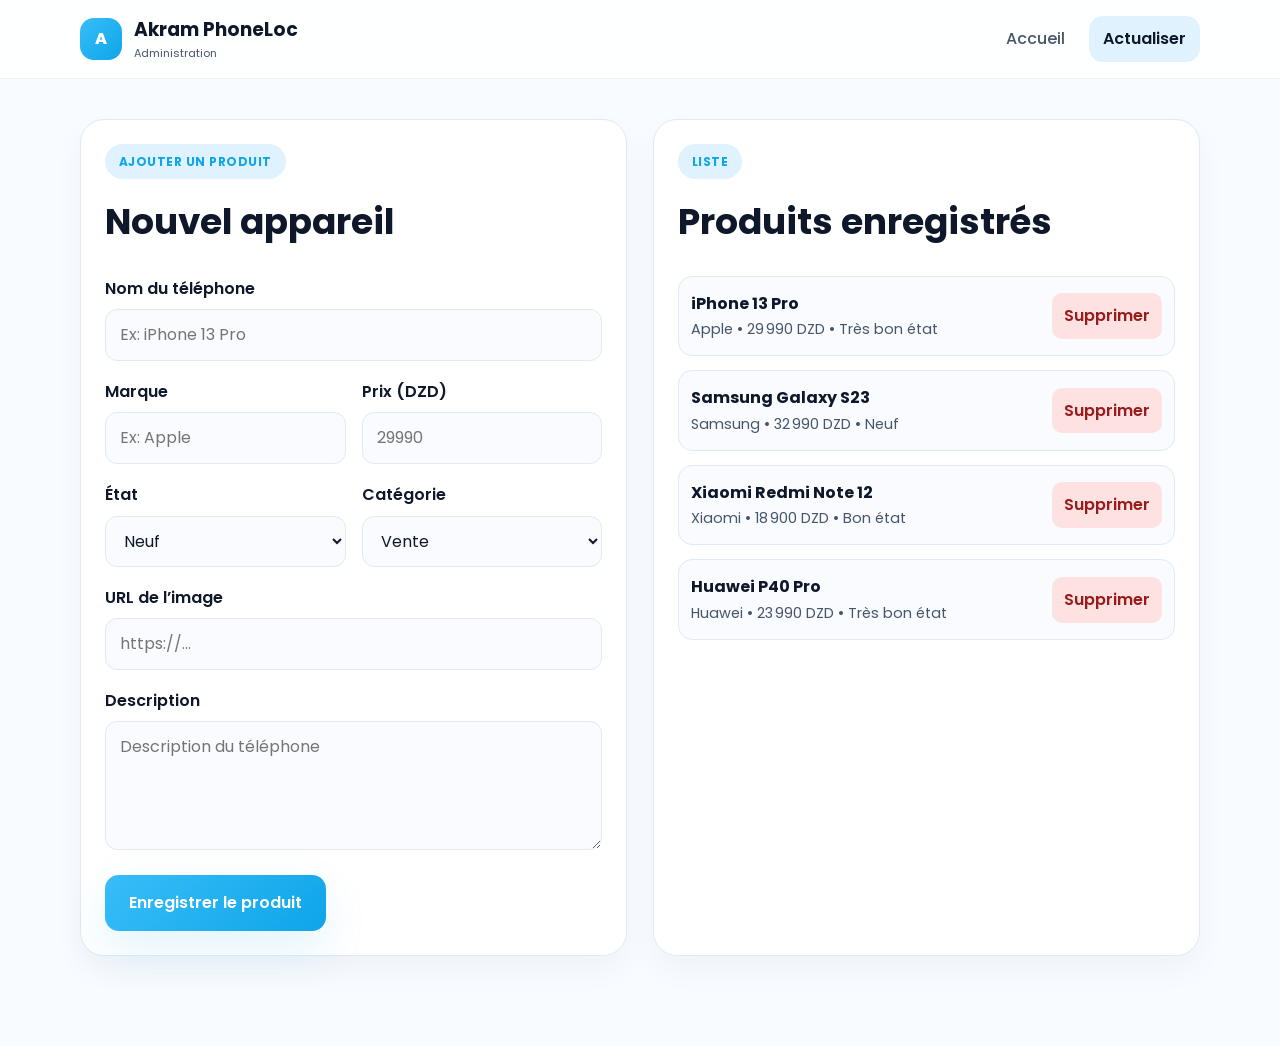
<file: admin.html>
<!DOCTYPE html>
<html lang="fr">
  <head>
    <meta charset="UTF-8" />
    <meta name="viewport" content="width=device-width, initial-scale=1.0" />
    <title>Admin - Akram PhoneLoc</title>
    <link rel="preconnect" href="https://fonts.googleapis.com" />
    <link rel="preconnect" href="https://fonts.gstatic.com" crossorigin />
    <link
      href="https://fonts.googleapis.com/css2?family=Poppins:wght@400;500;600;700;800&display=swap"
      rel="stylesheet"
    />
    <link rel="stylesheet" href="styles.css" />
  </head>
  <body class="admin-body">
    <header class="topbar admin-header">
      <div class="container nav">
        <div class="brand">
          <span class="logo">A</span>
          <div>
            <h3>Akram PhoneLoc</h3>
            <small>Administration</small>
          </div>
        </div>

        <nav class="menu">
          <a href="index.html">Accueil</a>
          <a href="admin.html" class="btn btn-small">Actualiser</a>
        </nav>
      </div>
    </header>

    <main class="admin-main">
      <div class="container admin-layout">
        <section class="admin-panel">
          <div class="section-head left">
            <span class="tag">Ajouter un produit</span>
            <h2>Nouvel appareil</h2>
          </div>

          <form id="productForm" class="admin-form">
            <div class="input-group">
              <label for="name">Nom du téléphone</label>
              <input type="text" id="name" name="name" placeholder="Ex: iPhone 13 Pro" required />
            </div>

            <div class="input-group-row">
              <div class="input-group">
                <label for="brand">Marque</label>
                <input type="text" id="brand" name="brand" placeholder="Ex: Apple" required />
              </div>

              <div class="input-group">
                <label for="price">Prix (DZD)</label>
                <input type="number" id="price" name="price" placeholder="29990" required />
              </div>
            </div>

            <div class="input-group-row">
              <div class="input-group">
                <label for="condition">État</label>
                <select id="condition" name="condition">
                  <option value="Neuf">Neuf</option>
                  <option value="Très bon état">Très bon état</option>
                  <option value="Bon état">Bon état</option>
                  <option value="Occasion">Occasion</option>
                </select>
              </div>

              <div class="input-group">
                <label for="category">Catégorie</label>
                <select id="category" name="category">
                  <option value="Vente">Vente</option>
                  <option value="Échange">Échange</option>
                  <option value="Réparation">Réparation</option>
                </select>
              </div>
            </div>

            <div class="input-group">
              <label for="image">URL de l’image</label>
              <input type="url" id="image" name="image" placeholder="https://..." required />
            </div>

            <div class="input-group">
              <label for="description">Description</label>
              <textarea id="description" name="description" rows="4" placeholder="Description du téléphone" required></textarea>
            </div>

            <button type="submit" class="btn btn-primary">Enregistrer le produit</button>
          </form>
        </section>

        <section class="admin-panel">
          <div class="section-head left">
            <span class="tag">Liste</span>
            <h2>Produits enregistrés</h2>
          </div>

          <div id="adminProducts" class="admin-product-list"></div>
        </section>
      </div>
    </main>

    <script src="script.js"></script>
  </body>
</html>
</file>
<file: styles.css>
* {
  box-sizing: border-box;
}

:root {
  --primary: #38bdf8;
  --primary-dark: #0ea5e9;
  --primary-soft: #e0f2fe;
  --dark: #0f172a;
  --muted: #475569;
  --light: #f8fbff;
  --white: #ffffff;
  --border: #dfeaf5;
  --shadow: 0 18px 45px rgba(14, 165, 233, 0.12);
  --card-radius: 22px;
}

html {
  scroll-behavior: smooth;
}

body {
  margin: 0;
  font-family: "Poppins", sans-serif;
  background: var(--light);
  color: var(--dark);
  line-height: 1.6;
}

a {
  text-decoration: none;
  color: inherit;
}

img {
  max-width: 100%;
  display: block;
}

button,
input,
textarea,
select {
  font: inherit;
}

.container {
  width: min(1120px, calc(100% - 32px));
  margin: 0 auto;
}

.topbar {
  position: sticky;
  top: 0;
  z-index: 20;
  background: rgba(255, 255, 255, 0.85);
  backdrop-filter: blur(10px);
  border-bottom: 1px solid rgba(15, 23, 42, 0.06);
}

.nav {
  display: flex;
  align-items: center;
  justify-content: space-between;
  min-height: 78px;
}

.brand {
  display: flex;
  align-items: center;
  gap: 12px;
}

.brand h3,
.brand small {
  margin: 0;
}

.logo {
  width: 42px;
  height: 42px;
  border-radius: 14px;
  background: linear-gradient(135deg, var(--primary), var(--primary-dark));
  display: grid;
  place-items: center;
  font-weight: 800;
  color: var(--white);
}

.brand small {
  display: block;
  color: var(--muted);
  font-size: 11px;
}

.menu {
  display: flex;
  align-items: center;
  gap: 24px;
  color: var(--muted);
  font-weight: 500;
}

.btn {
  display: inline-flex;
  align-items: center;
  justify-content: center;
  border-radius: 14px;
  transition: 0.2s ease;
  cursor: pointer;
  border: none;
  font-weight: 600;
}

.btn:hover {
  transform: translateY(-1px);
}

.btn-primary {
  background: linear-gradient(135deg, var(--primary), var(--primary-dark));
  color: var(--white);
  padding: 15px 24px;
  box-shadow: var(--shadow);
}

.btn-secondary {
  background: var(--white);
  color: var(--dark);
  border: 1px solid var(--border);
  padding: 15px 24px;
}

.btn-small {
  background: var(--primary-soft);
  color: var(--dark);
  padding: 10px 14px;
}

.hero {
  padding: 64px 0 42px;
  background: radial-gradient(circle at top left, rgba(56, 189, 248, 0.18), transparent 30%), var(--white);
}

.hero-grid {
  display: grid;
  grid-template-columns: 1.1fr 0.9fr;
  align-items: center;
  gap: 34px;
}

.badge,
.tag {
  display: inline-flex;
  border-radius: 999px;
  padding: 8px 14px;
  font-size: 12px;
  background: var(--primary-soft);
  color: var(--primary-dark);
  font-weight: 700;
  letter-spacing: 0.04em;
  text-transform: uppercase;
}

.hero-copy h1 {
  margin: 18px 0 12px;
  font-size: clamp(2.5rem, 4vw, 4.2rem);
  line-height: 1.1;
}

.hero-copy p {
  color: var(--muted);
  font-size: 1.06rem;
  max-width: 620px;
}

.hero-actions {
  display: flex;
  gap: 14px;
  flex-wrap: wrap;
  margin-top: 28px;
}

.quick-info {
  list-style: none;
  padding: 0;
  display: flex;
  flex-wrap: wrap;
  gap: 18px;
  margin-top: 24px;
  color: var(--dark);
  font-weight: 500;
}

.hero-visual {
  position: relative;
  display: grid;
  place-items: center;
}

.phone-card {
  width: min(100%, 420px);
  background: linear-gradient(180deg, #ffffff, #eff9ff);
  border: 1px solid var(--border);
  border-radius: 30px;
  box-shadow: var(--shadow);
  padding: 20px;
}

.card-main {
  position: relative;
  overflow: hidden;
}

.card-main img {
  width: 100%;
  height: 460px;
  object-fit: cover;
  border-radius: 22px;
}

.mini-label {
  position: absolute;
  top: 26px;
  left: 26px;
  background: rgba(255, 255, 255, 0.8);
  padding: 8px 12px;
  border-radius: 999px;
  font-size: 12px;
  font-weight: 600;
  color: var(--dark);
  z-index: 2;
}

.price {
  position: absolute;
  bottom: 28px;
  left: 26px;
  background: rgba(15, 23, 42, 0.82);
  color: var(--white);
  padding: 10px 16px;
  border-radius: 12px;
  font-weight: 700;
  z-index: 2;
}

.floating-badge {
  position: absolute;
  right: -12px;
  bottom: 30px;
  background: var(--white);
  color: var(--dark);
  padding: 14px 18px;
  border-radius: 18px;
  box-shadow: var(--shadow);
  border: 1px solid var(--border);
  display: flex;
  flex-direction: column;
  min-width: 180px;
}

.floating-badge strong {
  font-size: 0.82rem;
  color: var(--primary-dark);
}

.stats {
  padding: 10px 0 28px;
}

.stats-grid {
  display: grid;
  grid-template-columns: repeat(4, 1fr);
  gap: 18px;
}

.stat-box {
  background: var(--white);
  border: 1px solid var(--border);
  border-radius: 20px;
  padding: 24px 18px;
  text-align: center;
  box-shadow: 0 10px 25px rgba(15, 23, 42, 0.04);
}

.stat-box strong {
  display: block;
  font-size: 2rem;
  color: var(--primary-dark);
}

.stat-box span {
  color: var(--muted);
}

.section {
  padding: 90px 0;
}

.alt-bg {
  background: #f2faff;
}

.section-head {
  text-align: center;
  margin-bottom: 32px;
}

.section-head.left {
  text-align: left;
  margin-bottom: 25px;
}

.section-head h2 {
  margin: 14px 0 0;
  font-size: clamp(2rem, 2.8vw, 2.8rem);
}

.products-grid {
  display: grid;
  grid-template-columns: repeat(3, minmax(0, 1fr));
  gap: 24px;
}

.product-card {
  background: var(--white);
  border: 1px solid var(--border);
  border-radius: var(--card-radius);
  overflow: hidden;
  box-shadow: 0 14px 25px rgba(15, 23, 42, 0.05);
}

.product-card img {
  width: 100%;
  height: 260px;
  object-fit: cover;
}

.product-body {
  padding: 18px;
}

.product-top {
  display: flex;
  justify-content: space-between;
  align-items: center;
  gap: 12px;
}

.product-top h3 {
  margin: 0;
  font-size: 1.2rem;
}

.product-price {
  color: var(--primary-dark);
  font-weight: 800;
}

.product-meta {
  display: flex;
  justify-content: space-between;
  gap: 12px;
  margin: 16px 0 12px;
  color: var(--muted);
  font-size: 0.9rem;
}

.product-card p {
  margin: 0 0 16px;
  color: var(--muted);
  min-height: 72px;
}

.product-actions {
  display: flex;
  justify-content: space-between;
  align-items: center;
  gap: 12px;
}

.badge-status {
  background: #ecfeff;
  color: #0f766e;
  padding: 8px 10px;
  border-radius: 999px;
  font-size: 11px;
  font-weight: 700;
}

.service-grid {
  display: grid;
  grid-template-columns: repeat(4, minmax(0, 1fr));
  gap: 20px;
}

.service-card {
  background: var(--white);
  border: 1px solid var(--border);
  border-radius: 22px;
  padding: 28px 20px;
  box-shadow: 0 14px 30px rgba(15, 23, 42, 0.04);
}

.service-card .icon {
  width: 62px;
  height: 62px;
  border-radius: 18px;
  display: grid;
  place-items: center;
  background: var(--primary-soft);
  font-size: 1.8rem;
  margin-bottom: 16px;
}

.service-card h3 {
  margin: 0 0 10px;
}

.service-card p {
  color: var(--muted);
  margin: 0;
}

.steps-grid {
  display: grid;
  grid-template-columns: repeat(3, minmax(0, 1fr));
  gap: 24px;
}

.step {
  background: var(--white);
  border: 1px solid var(--border);
  border-radius: 22px;
  padding: 28px 20px;
}

.step span {
  display: inline-grid;
  place-items: center;
  width: 46px;
  height: 46px;
  border-radius: 14px;
  background: linear-gradient(135deg, var(--primary), var(--primary-dark));
  color: var(--white);
  font-weight: 800;
  margin-bottom: 20px;
}

.step h3 {
  margin: 0 0 8px;
}

.step p {
  margin: 0;
  color: var(--muted);
}

.contact-grid {
  display: grid;
  grid-template-columns: 1fr 1fr;
  gap: 26px;
  align-items: center;
}

.contact-info {
  padding-right: 20px;
}

.contact-info h2 {
  margin: 14px 0 12px;
  font-size: clamp(2rem, 2.8vw, 2.8rem);
}

.contact-info p,
.contact-info li {
  color: var(--muted);
}

.contact-info ul {
  list-style: none;
  padding: 0;
  margin: 24px 0 0;
  display: grid;
  gap: 12px;
}

.contact-form {
  background: var(--white);
  border: 1px solid var(--border);
  border-radius: 24px;
  padding: 30px 24px;
  box-shadow: var(--shadow);
}

.input-group {
  margin-bottom: 18px;
}

.input-group label {
  display: block;
  margin-bottom: 8px;
  font-weight: 600;
}

.input-group-row {
  display: grid;
  grid-template-columns: repeat(2, minmax(0, 1fr));
  gap: 16px;
}

.input-group input,
.input-group textarea,
.input-group select {
  width: 100%;
  border: 1px solid var(--border);
  border-radius: 12px;
  background: #f9fbff;
  padding: 12px 14px;
  color: var(--dark);
}

.footer {
  background: var(--dark);
  color: rgba(255, 255, 255, 0.7);
  padding: 22px 0;
}

.footer-row {
  display: flex;
  justify-content: space-between;
  align-items: center;
  gap: 16px;
}

.floating-whatsapp {
  position: fixed;
  right: 22px;
  bottom: 24px;
  background: #25d366;
  color: white;
  padding: 16px 18px;
  border-radius: 999px;
  font-weight: 700;
  box-shadow: 0 18px 40px rgba(37, 211, 102, 0.35);
  z-index: 50;
}

.admin-body {
  background: var(--light);
}

.admin-main {
  padding: 40px 0 90px;
}

.admin-layout {
  display: grid;
  grid-template-columns: 1fr 1fr;
  gap: 26px;
}

.admin-panel {
  background: var(--white);
  border: 1px solid var(--border);
  border-radius: 24px;
  padding: 24px;
  box-shadow: 0 14px 32px rgba(15, 23, 42, 0.04);
}

.admin-form {
  margin-top: 8px;
}

.admin-product-list {
  display: grid;
  gap: 14px;
}

.admin-item {
  display: flex;
  justify-content: space-between;
  align-items: center;
  gap: 18px;
  padding: 14px 12px;
  border: 1px solid var(--border);
  border-radius: 14px;
  background: #f9fbff;
}

.admin-item h4 {
  margin: 0 0 2px;
  font-size: 1rem;
}

.admin-item p {
  margin: 0;
  color: var(--muted);
  font-size: 0.9rem;
}

.delete-btn {
  background: #fee2e2;
  color: #991b1b;
  border: none;
  padding: 10px 12px;
  border-radius: 10px;
  cursor: pointer;
  font-weight: 600;
}

.empty-state {
  color: var(--muted);
  background: #f8fbff;
  border: 1px dashed var(--border);
  border-radius: 14px;
  padding: 24px;
  text-align: center;
}

@media (max-width: 930px) {
  .hero-grid,
  .contact-grid,
  .admin-layout,
  .products-grid,
  .service-grid,
  .steps-grid,
  .stats-grid {
    grid-template-columns: 1fr 1fr;
  }

  .hero-grid,
  .contact-grid,
  .admin-layout {
    grid-template-columns: 1fr;
  }
}

@media (max-width: 640px) {
  .menu {
    gap: 12px;
    font-size: 0.8rem;
  }

  .nav {
    align-items: flex-start;
    flex-direction: column;
    padding: 8px 0 16px;
  }

  .products-grid,
  .service-grid,
  .steps-grid,
  .stats-grid,
  .input-group-row {
    grid-template-columns: 1fr;
  }

  .hero {
    padding-top: 36px;
  }

  .quick-info {
    flex-direction: column;
    gap: 10px;
  }

  .footer-row {
    flex-direction: column;
    text-align: center;
  }
}
</file>
